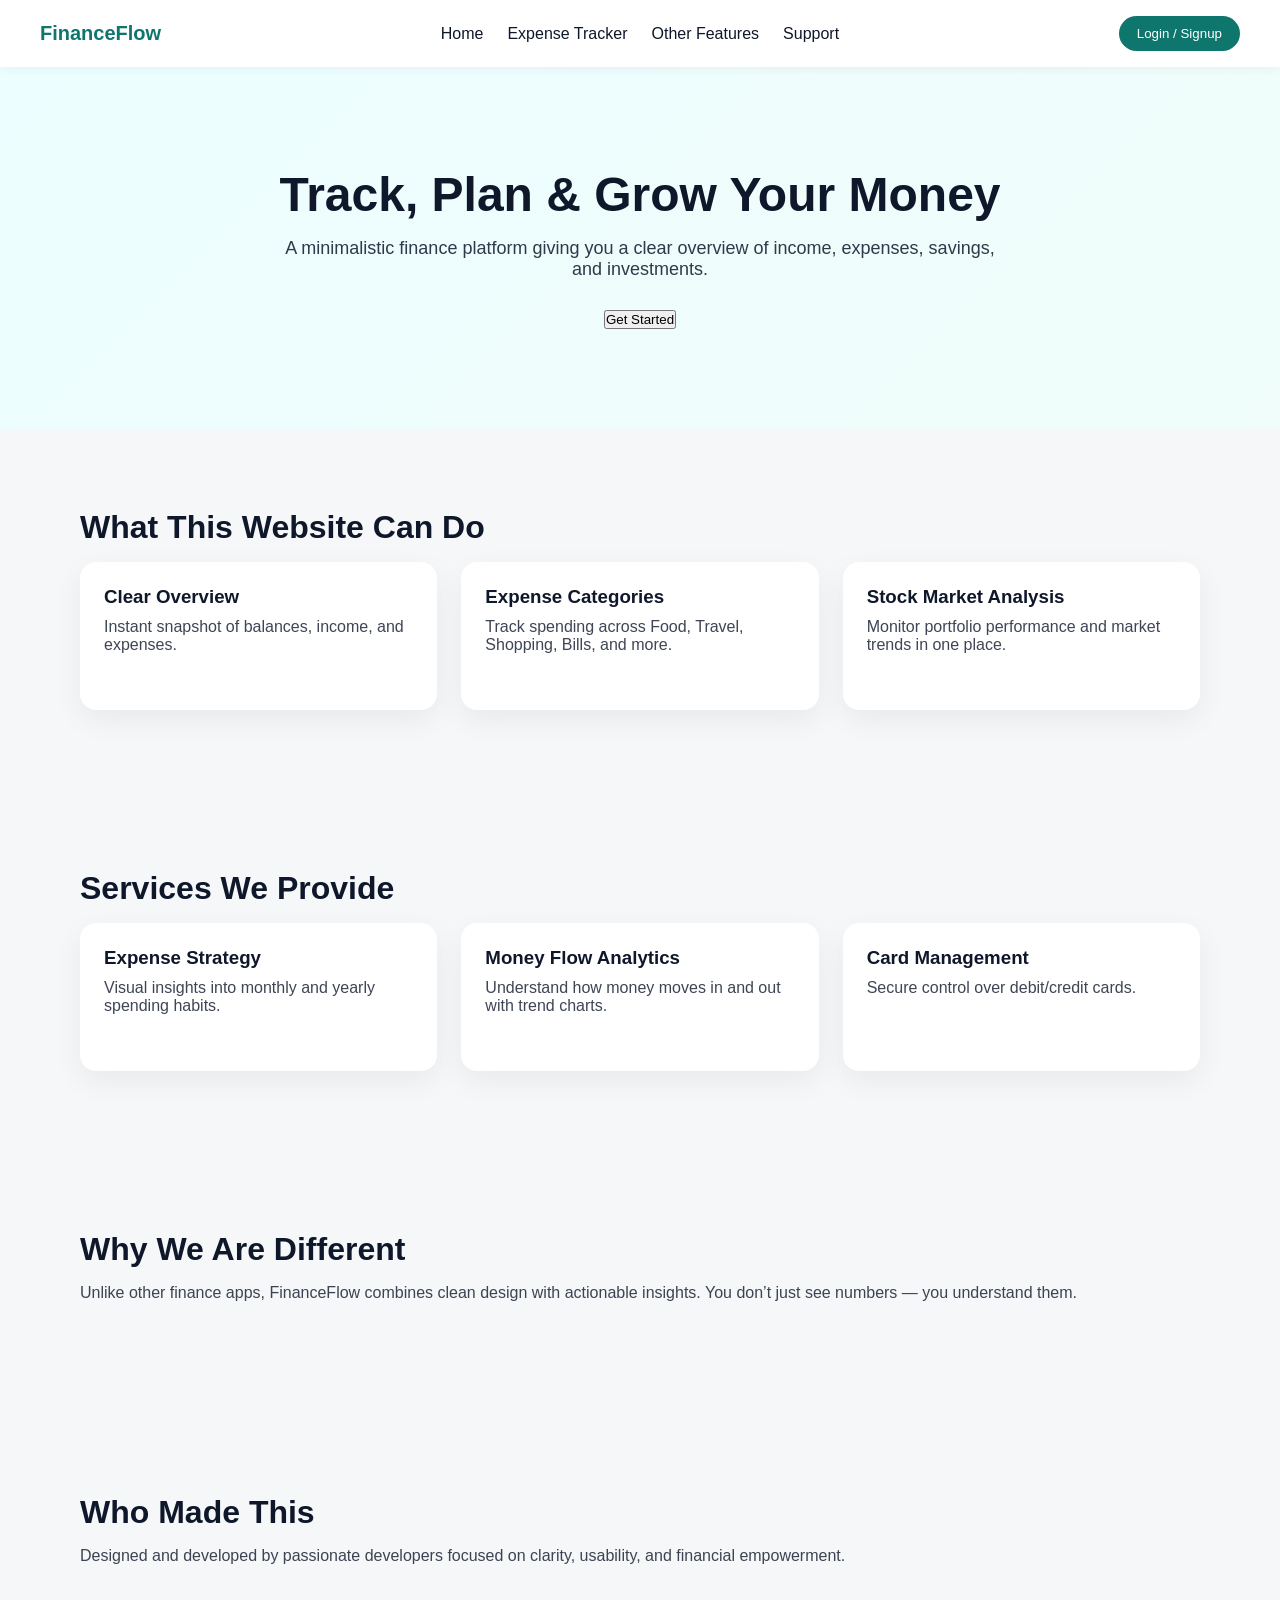
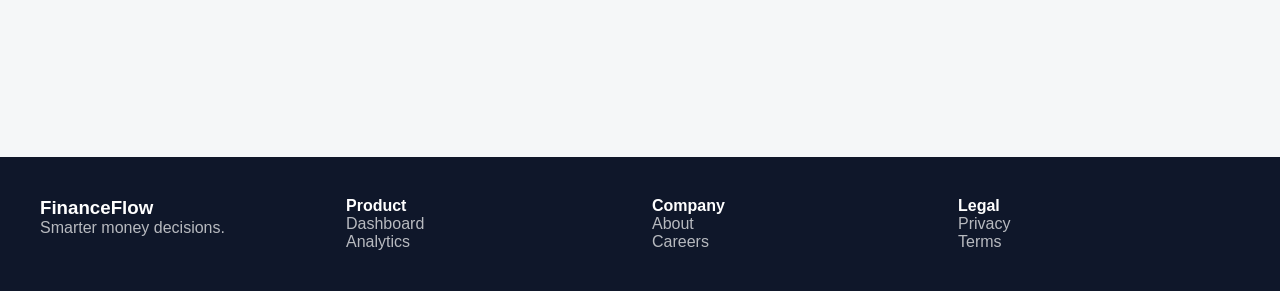
<file: index.html>
<!DOCTYPE html>
<html lang="en">

<head>
  <meta charset="UTF-8" />
  <meta name="viewport" content="width=device-width, initial-scale=1.0" />
  <title>FinanceFlow</title>
  <style>
    * {
      margin: 0;
      padding: 0;
      box-sizing: border-box;
      font-family: Inter, Arial, sans-serif;
    }

    body {
      background: #f5f7f8;
      color: #0f172a;
    }

    a {
      text-decoration: none;
      color: inherit;
    }

    /* Navbar */
    nav {
      display: flex;
      justify-content: space-between;
      align-items: center;
      padding: 16px 40px;
      background: #ffffff;
      box-shadow: 0 2px 10px rgba(0, 0, 0, 0.05);
      position: sticky;
      top: 0;
      z-index: 10;
    }

    nav .logo {
      font-weight: 700;
      font-size: 20px;
      color: #0f766e;
    }

    nav ul {
      display: flex;
      gap: 24px;
      list-style: none;
    }

    nav ul li {
      cursor: pointer;
      font-weight: 500;
    }

    nav button {
      padding: 10px 18px;
      border: none;
      border-radius: 20px;
      background: #0f766e;
      color: #fff;
      cursor: pointer;
    }

    /* Hero */
    .hero {
      padding: 100px 40px;
      text-align: center;
      background: linear-gradient(135deg, #ecfeff, #f0fdfa);
    }

    .hero h1 {
      font-size: 48px;
      margin-bottom: 16px;
    }

    .hero p {
      font-size: 18px;
      max-width: 720px;
      margin: auto;
      opacity: 0.85;
    }

    .hero .cta {
      margin-top: 30px;
    }

    /* Sections */
    section {
      padding: 80px 40px;
      max-width: 1200px;
      margin: auto;
    }

    section h2 {
      font-size: 32px;
      margin-bottom: 16px;
    }

    section p {
      opacity: 0.8;
      margin-bottom: 32px;
    }

    .grid {
      display: grid;
      grid-template-columns: repeat(auto-fit, minmax(260px, 1fr));
      gap: 24px;
    }

    .card {
      background: #fff;
      padding: 24px;
      border-radius: 16px;
      box-shadow: 0 10px 30px rgba(0, 0, 0, 0.06);
    }

    .card h3 {
      margin-bottom: 10px;
    }

    /* Auth */
    .auth {
      max-width: 420px;
      margin: 80px auto;
      background: #fff;
      padding: 32px;
      border-radius: 20px;
      box-shadow: 0 10px 40px rgba(0, 0, 0, 0.08);
    }

    .auth h2 {
      text-align: center;
      margin-bottom: 20px;
    }

    .auth input {
      width: 100%;
      padding: 12px;
      margin-bottom: 14px;
      border-radius: 10px;
      border: 1px solid #ddd;
    }

    .auth button {
      width: 100%;
      padding: 12px;
      border: none;
      border-radius: 12px;
      background: #0f766e;
      color: #fff;
    }

    .toggle {
      text-align: center;
      margin-top: 16px;
      cursor: pointer;
      color: #0f766e;
    }

    /* Footer */
    footer {
      background: #0f172a;
      color: #fff;
      padding: 40px;
      margin-top: 80px;
    }

    footer .footer-grid {
      display: grid;
      grid-template-columns: repeat(auto-fit, minmax(200px, 1fr));
      gap: 24px;
    }

    footer p {
      opacity: 0.7;
    }
  </style>
</head>

<body>

<nav>
    <div class="logo">FinanceFlow</div>
    <ul>
      <li><a href="index.html">Home</a></li>
      <li><a href="expense-tracker.html">Expense Tracker</a></li>
      <li><a href="features.html">Other Features</a></li>
      <li><a href="support.html">Support</a></li>
    </ul>
    <button onclick="location.href='auth.html'">Login / Signup</button>
  </nav>

  <!-- Hero Section -->
  <div class="hero">
    <h1>Track, Plan & Grow Your Money</h1>
    <p>A minimalistic finance platform giving you a clear overview of income, expenses, savings, and investments.</p>
    <div class="cta"><button onclick="location.href='auth.html'">Get Started</button></div>
  </div>

    <section>
      <h2>What This Website Can Do</h2>
      <div class="grid">
        <div class="card">
          <h3>Clear Overview</h3>
          <p>Instant snapshot of balances, income, and expenses.</p>
        </div>
        <div class="card">
          <h3>Expense Categories</h3>
          <p>Track spending across Food, Travel, Shopping, Bills, and more.</p>
        </div>
        <div class="card">
          <h3>Stock Market Analysis</h3>
          <p>Monitor portfolio performance and market trends in one place.</p>
        </div>
      </div>
    </section>

    <section>
      <h2>Services We Provide</h2>
      <div class="grid">
        <div class="card">
          <h3>Expense Strategy</h3>
          <p>Visual insights into monthly and yearly spending habits.</p>
        </div>
        <div class="card">
          <h3>Money Flow Analytics</h3>
          <p>Understand how money moves in and out with trend charts.</p>
        </div>
        <div class="card">
          <h3>Card Management</h3>
          <p>Secure control over debit/credit cards.</p>
        </div>
      </div>
    </section>

    <section>
      <h2>Why We Are Different</h2>
      <p>Unlike other finance apps, FinanceFlow combines clean design with actionable insights. You don’t just see
        numbers — you understand them.</p>
    </section>

    <section>
      <h2>Who Made This</h2>
      <p>Designed and developed by passionate developers focused on clarity, usability, and financial empowerment.</p>
    </section>
  </div>

  <!-- Auth -->
  <div id="auth" style="display:none">
    <div class="auth">
      <h2 id="authTitle">Login</h2>
      <input placeholder="Email" />
      <input placeholder="Password" type="password" />
      <button>Continue</button>
      <div class="toggle" onclick="toggleAuth()">Don't have an account? Sign up</div>
    </div>
  </div>

  <!-- Placeholder Pages -->
  <div id="dashboard" style="display:none">
    <section>
      <h2>Dashboard</h2>
      <p>Main finance dashboard (as shown in design).</p>
    </section>
  </div>
  <div id="transactions" style="display:none">
    <section>
      <h2>Transactions</h2>
      <p>All income & expense history.</p>
    </section>
  </div>
  <div id="payments" style="display:none">
    <section>
      <h2>Payments</h2>
      <p>Send, receive, and manage payments.</p>
    </section>
  </div>
  <div id="support" style="display:none">
    <section>
      <h2>Support</h2>
      <p>Help center & contact support.</p>
    </section>
  </div>

  <!-- Footer -->
  <footer>
    <div class="footer-grid">
      <div>
        <h3>FinanceFlow</h3>
        <p>Smarter money decisions.</p>
      </div>
      <div>
        <h4>Product</h4>
        <p>Dashboard</p>
        <p>Analytics</p>
      </div>
      <div>
        <h4>Company</h4>
        <p>About</p>
        <p>Careers</p>
      </div>
      <div>
        <h4>Legal</h4>
        <p>Privacy</p>
        <p>Terms</p>
      </div>
    </div>
  </footer>

  <script>
    function showPage(id) {
      document.querySelectorAll('body > div').forEach(d => d.style.display = 'none');
      document.getElementById(id).style.display = 'block';
      window.scrollTo(0, 0);
    }

    let isLogin = true;
    function toggleAuth() {
      isLogin = !isLogin;
      document.getElementById('authTitle').innerText = isLogin ? 'Login' : 'Sign Up';
      document.querySelector('.toggle').innerText = isLogin ? "Don't have an account? Sign up" : 'Already have an account? Login';
    }
  </script>
</body>

</html>
</file>
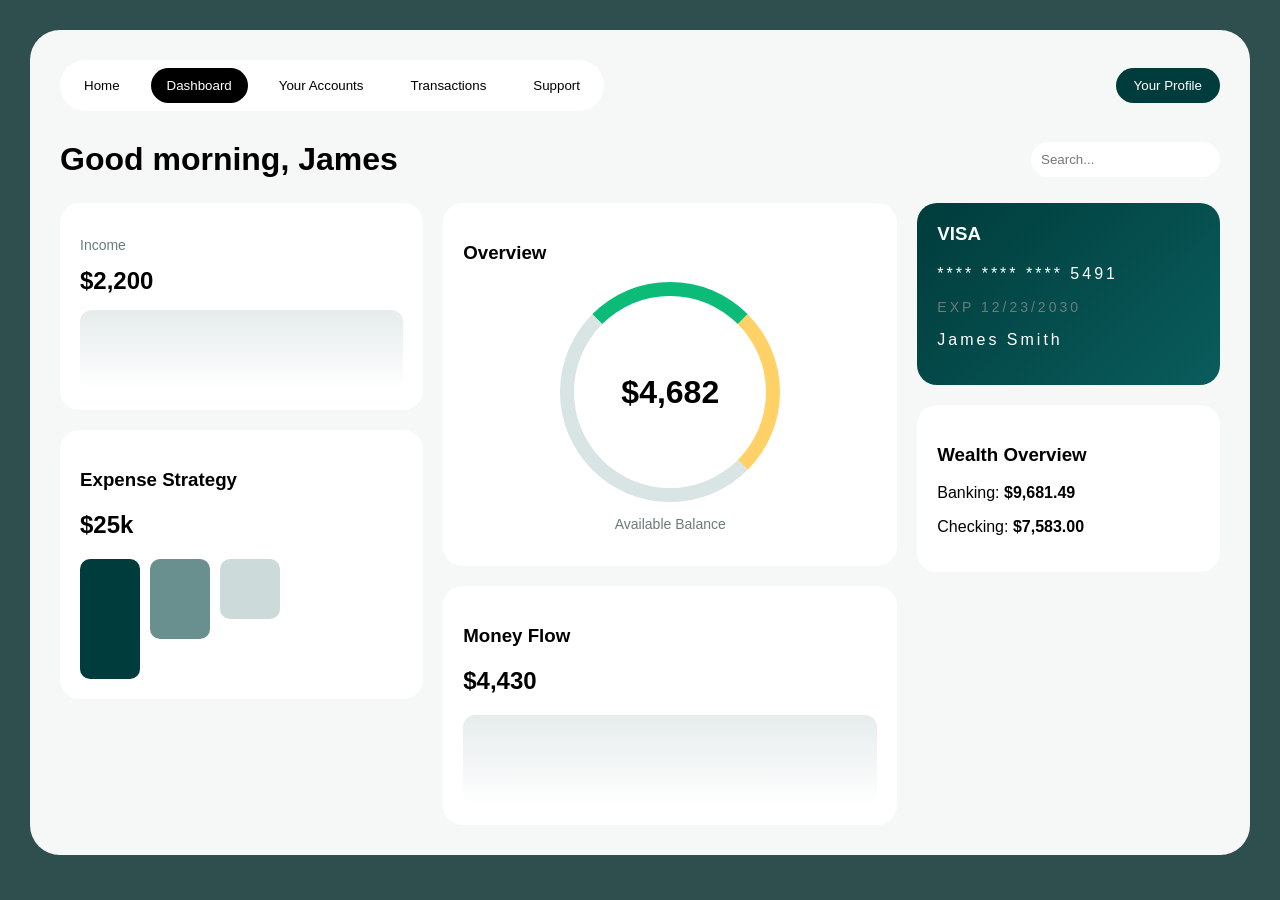
<file: dashboard.html>
<!DOCTYPE html>
<html lang="en">
<head>
<meta charset="UTF-8" />
<title>Finance Dashboard</title>
<style>
* {
  box-sizing: border-box;
  font-family: "Segoe UI", sans-serif;
}

body {
  margin: 0;
  background: #2f4f4f;
  padding: 30px;
}

.dashboard {
  background: #f6f8f8;
  border-radius: 30px;
  padding: 30px;
}

/* NAVBAR */
.navbar {
  display: flex;
  justify-content: space-between;
  align-items: center;
}

.nav-left {
  display: flex;
  gap: 15px;
  background: white;
  padding: 8px;
  border-radius: 40px;
}

.nav-left button {
  border: none;
  background: none;
  padding: 10px 16px;
  border-radius: 30px;
  cursor: pointer;
}

.nav-left .active {
  background: black;
  color: white;
}

.nav-right button {
  background: #003c3c;
  color: white;
  border: none;
  padding: 10px 18px;
  border-radius: 20px;
}

/* HEADER */
.header {
  margin-top: 30px;
  display: flex;
  justify-content: space-between;
  align-items: center;
}

.header h1 {
  margin: 0;
}

/* GRID */
.grid {
  display: grid;
  grid-template-columns: 1.2fr 1.5fr 1fr;
  gap: 20px;
  margin-top: 25px;
}

.card {
  background: white;
  border-radius: 20px;
  padding: 20px;
}

/* INCOME */
.income h2 {
  margin: 0;
}

.chart {
  height: 80px;
  background: linear-gradient(180deg,#e6ecec,#fff);
  border-radius: 12px;
  margin-top: 15px;
}

/* CIRCLE */
.circle {
  width: 220px;
  height: 220px;
  border-radius: 50%;
  border: 14px solid #d9e4e4;
  border-top-color: #0dbb78;
  border-right-color: #ffd166;
  display: flex;
  align-items: center;
  justify-content: center;
  margin: auto;
}

.circle h1 {
  margin: 0;
}

/* EXPENSE */
.bar {
  display: flex;
  gap: 10px;
  margin-top: 20px;
}

.bar div {
  width: 60px;
  border-radius: 10px;
}

.bar .b1 {height:120px;background:#003c3c;}
.bar .b2 {height:80px;background:#6a8f8f;}
.bar .b3 {height:60px;background:#cddada;}

/* CARD */
.credit-card {
  background: linear-gradient(135deg,#003c3c,#0a5c5c);
  color: white;
  border-radius: 20px;
  padding: 20px;
}

.credit-card h3 {
  margin: 0 0 20px 0;
}

.credit-card p {
  letter-spacing: 3px;
}

/* MONEY FLOW */
.flow {
  height: 90px;
  background: linear-gradient(180deg,#e6ecec,#fff);
  border-radius: 12px;
  margin-top: 10px;
}

/* TEXT MUTED */
.muted {
  color: #6b7c7c;
  font-size: 14px;
}
</style>
</head>

<body>

<div class="dashboard">

  <!-- NAVBAR -->
  <div class="navbar">
    <div class="nav-left">
      <button>Home</button>
      <button class="active">Dashboard</button>
      <button>Your Accounts</button>
      <button>Transactions</button>
      <button>Support</button>
    </div>
    <div class="nav-right">
      <button>Your Profile</button>
    </div>
  </div>

  <!-- HEADER -->
  <div class="header">
    <h1>Good morning, James</h1>
    <input type="search" placeholder="Search..." style="padding:10px;border-radius:20px;border:none;">
  </div>

  <!-- GRID -->
  <div class="grid">

    <!-- LEFT -->
    <div>
      <div class="card income">
        <p class="muted">Income</p>
        <h2>$2,200</h2>
        <div class="chart"></div>
      </div>

      <div class="card" style="margin-top:20px;">
        <h3>Expense Strategy</h3>
        <h2>$25k</h2>
        <div class="bar">
          <div class="b1"></div>
          <div class="b2"></div>
          <div class="b3"></div>
        </div>
      </div>
    </div>

    <!-- CENTER -->
    <div>
      <div class="card">
        <h3>Overview</h3>
        <div class="circle">
          <h1>$4,682</h1>
        </div>
        <p class="muted" style="text-align:center;">Available Balance</p>
      </div>

      <div class="card" style="margin-top:20px;">
        <h3>Money Flow</h3>
        <h2>$4,430</h2>
        <div class="flow"></div>
      </div>
    </div>

    <!-- RIGHT -->
    <div>
      <div class="card credit-card">
        <h3>VISA</h3>
        <p>**** **** **** 5491</p>
        <p class="muted">EXP 12/23/2030</p>
        <p>James Smith</p>
      </div>

      <div class="card" style="margin-top:20px;">
        <h3>Wealth Overview</h3>
        <p>Banking: <strong>$9,681.49</strong></p>
        <p>Checking: <strong>$7,583.00</strong></p>
      </div>
    </div>

  </div>
</div>

</body>
</html>
</file>
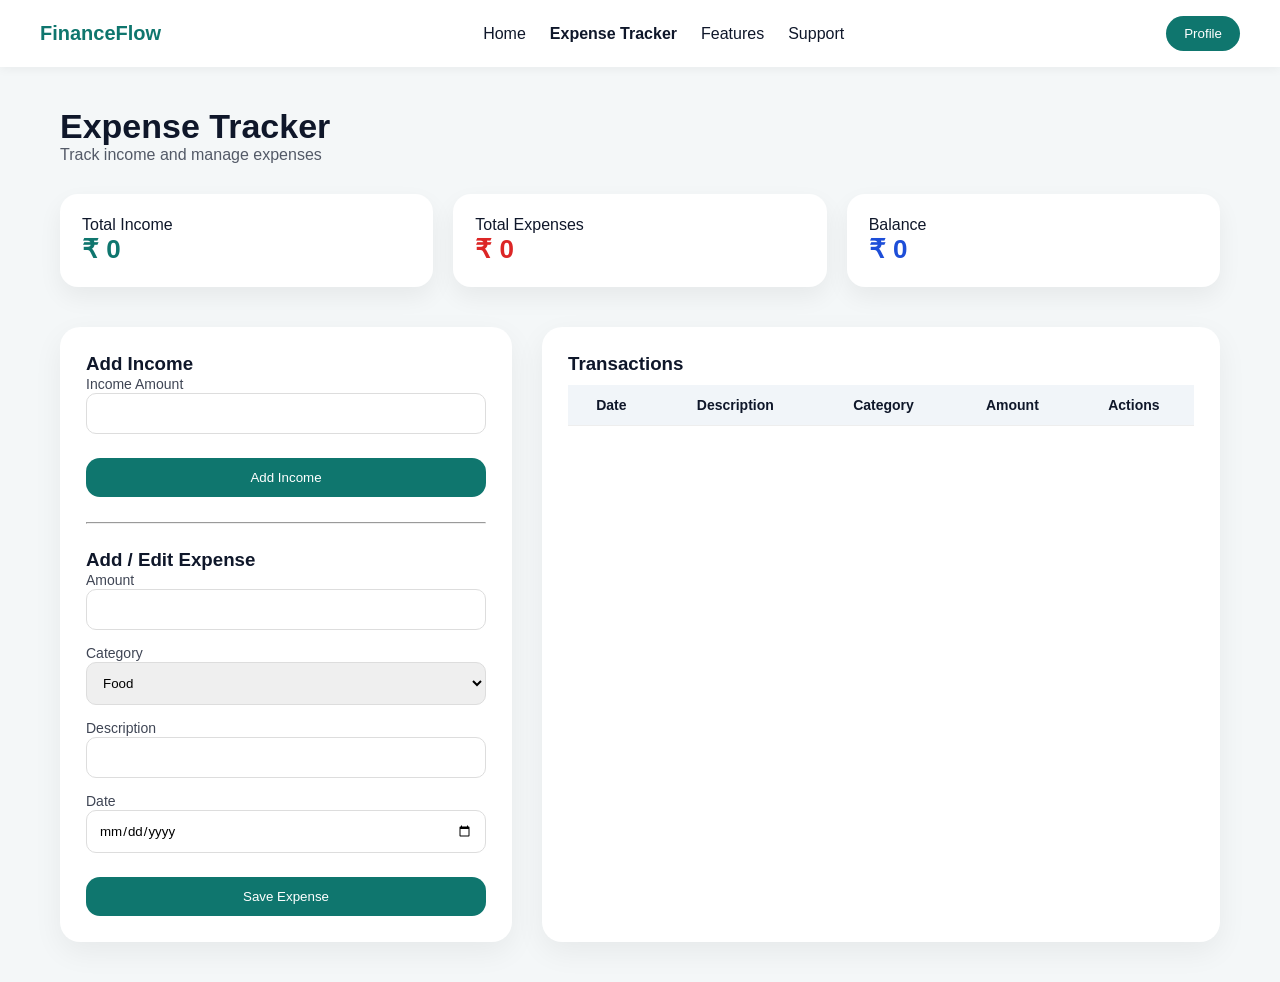
<file: finance_project/api/templates/api/expense-tracker.html>
<!DOCTYPE html>
<html lang="en">
<head>
  <meta charset="UTF-8" />
  <meta name="viewport" content="width=device-width, initial-scale=1.0"/>
  <title>Expense Tracker | FinanceFlow</title>

  <style>
    * {
      margin: 0;
      padding: 0;
      box-sizing: border-box;
      font-family: Inter, Arial, sans-serif;
    }

    body {
      background: #f4f7f8;
      color: #0f172a;
    }

    a { text-decoration: none; color: inherit; }

    nav {
      display: flex;
      justify-content: space-between;
      align-items: center;
      padding: 16px 40px;
      background: #fff;
      box-shadow: 0 2px 10px rgba(0,0,0,0.05);
      position: sticky;
      top: 0;
    }

    nav .logo {
      font-weight: 700;
      font-size: 20px;
      color: #0f766e;
    }

    nav ul {
      display: flex;
      gap: 24px;
      list-style: none;
    }

    nav button {
      padding: 10px 18px;
      border: none;
      border-radius: 20px;
      background: #0f766e;
      color: #fff;
      cursor: pointer;
    }

    .container {
      max-width: 1200px;
      margin: 40px auto;
      padding: 0 20px;
    }

    h1 { font-size: 34px; }
    .subtitle { opacity: 0.7; margin-bottom: 30px; }

    .summary {
      display: grid;
      grid-template-columns: repeat(auto-fit, minmax(220px, 1fr));
      gap: 20px;
      margin-bottom: 40px;
    }

    .summary-card {
      background: #fff;
      padding: 22px;
      border-radius: 18px;
      box-shadow: 0 10px 25px rgba(0,0,0,0.06);
    }

    .summary-card h2 { font-size: 26px; }
    .income { color: #0f766e; }
    .expense { color: #dc2626; }
    .balance { color: #1d4ed8; }

    .grid {
      display: grid;
      grid-template-columns: 1fr 1.5fr;
      gap: 30px;
    }

    .card {
      background: #fff;
      padding: 26px;
      border-radius: 20px;
      box-shadow: 0 10px 30px rgba(0,0,0,0.06);
    }

    .form-group { margin-bottom: 14px; }
    label { font-size: 14px; opacity: 0.8; }

    input, select {
      width: 100%;
      padding: 12px;
      border-radius: 10px;
      border: 1px solid #ddd;
    }

    button.primary {
      width: 100%;
      padding: 12px;
      border: none;
      border-radius: 14px;
      background: #0f766e;
      color: white;
      cursor: pointer;
      margin-top: 10px;
    }

    table {
      width: 100%;
      border-collapse: collapse;
      margin-top: 10px;
    }

    th, td {
      padding: 12px;
      font-size: 14px;
      border-bottom: 1px solid #eee;
    }

    th { background: #f1f5f9; }

    .actions button {
      border: none;
      background: none;
      cursor: pointer;
      font-size: 14px;
      margin-right: 6px;
    }

    .edit { color: #2563eb; }
    .delete { color: #dc2626; }

    @media (max-width: 900px) {
      .grid { grid-template-columns: 1fr; }
    }
  </style>
</head>

<body>

<nav>
  <div class="logo">FinanceFlow</div>
  <ul>
    <li><a href="index.html">Home</a></li>
    <li><strong>Expense Tracker</strong></li>
    <li><a href="features.html">Features</a></li>
    <li><a href="support.html">Support</a></li>
  </ul>
  <button onclick="location.href='auth.html'">Profile</button>
</nav>

<div class="container">
  <h1>Expense Tracker</h1>
  <p class="subtitle">Track income and manage expenses</p>

  <div class="summary">
    <div class="summary-card">
      <p>Total Income</p>
      <h2 class="income" id="totalIncome">₹ 0</h2>
    </div>
    <div class="summary-card">
      <p>Total Expenses</p>
      <h2 class="expense" id="totalExpense">₹ 0</h2>
    </div>
    <div class="summary-card">
      <p>Balance</p>
      <h2 class="balance" id="balance">₹ 0</h2>
    </div>
  </div>

  <div class="grid">
    <!-- LEFT -->
    <div class="card">
      <h3>Add Income</h3>
      <div class="form-group">
        <label>Income Amount</label>
        <input type="number" id="incomeInput" />
      </div>
      <button class="primary" onclick="addIncome()">Add Income</button>

      <hr style="margin:25px 0">

      <h3>Add / Edit Expense</h3>
      <form id="expenseForm">
        <input type="hidden" id="editIndex">

        <div class="form-group">
          <label>Amount</label>
          <input type="number" id="amount" required />
        </div>

        <div class="form-group">
          <label>Category</label>
          <select id="category" required>
            <option>Food</option>
            <option>Travel</option>
            <option>Shopping</option>
            <option>Bills</option>
            <option>Other</option>
          </select>
        </div>

        <div class="form-group">
          <label>Description</label>
          <input type="text" id="description" />
        </div>

        <div class="form-group">
          <label>Date</label>
          <input type="date" id="date" required />
        </div>

        <button class="primary" type="submit">Save Expense</button>
      </form>
    </div>

    <!-- RIGHT -->
    <div class="card">
      <h3>Transactions</h3>
      <table>
        <thead>
          <tr>
            <th>Date</th>
            <th>Description</th>
            <th>Category</th>
            <th>Amount</th>
            <th>Actions</th>
          </tr>
        </thead>
        <tbody id="tableBody"></tbody>
      </table>
    </div>
  </div>
</div>

<script>
  let income = Number(localStorage.getItem("income")) || 0;
  let expenses = JSON.parse(localStorage.getItem("expenses")) || [];

  const incomeEl = document.getElementById("totalIncome");
  const expenseEl = document.getElementById("totalExpense");
  const balanceEl = document.getElementById("balance");
  const tableBody = document.getElementById("tableBody");

  function updateUI() {
    const totalExpense = expenses.reduce((s,e)=>s+e.amount,0);
    incomeEl.innerText = "₹ " + income;
    expenseEl.innerText = "₹ " + totalExpense;
    balanceEl.innerText = "₹ " + (income - totalExpense);

    tableBody.innerHTML = "";
    expenses.forEach((e,i)=>{
      tableBody.innerHTML += `
        <tr>
          <td>${e.date}</td>
          <td>${e.desc || "-"}</td>
          <td>${e.cat}</td>
          <td>₹ ${e.amount}</td>
          <td class="actions">
            <button class="edit" onclick="editExpense(${i})">✏️</button>
            <button class="delete" onclick="deleteExpense(${i})">❌</button>
          </td>
        </tr>`;
    });

    localStorage.setItem("income", income);
    localStorage.setItem("expenses", JSON.stringify(expenses));
  }

  function addIncome() {
    const val = Number(document.getElementById("incomeInput").value);
    if(val){
      income += val;
      document.getElementById("incomeInput").value = "";
      updateUI();
    }
  }

  document.getElementById("expenseForm").addEventListener("submit", e=>{
    e.preventDefault();
    const idx = document.getElementById("editIndex").value;
    const expense = {
      amount: Number(amount.value),
      cat: category.value,
      desc: description.value,
      date: date.value
    };

    if(idx === "") expenses.push(expense);
    else expenses[idx] = expense;

    e.target.reset();
    document.getElementById("editIndex").value = "";
    updateUI();
  });

  function editExpense(i){
    const e = expenses[i];
    amount.value = e.amount;
    category.value = e.cat;
    description.value = e.desc;
    date.value = e.date;
    editIndex.value = i;
  }

  function deleteExpense(i){
    expenses.splice(i,1);
    updateUI();
  }

  updateUI();
</script>

</body>
</html>
</file>
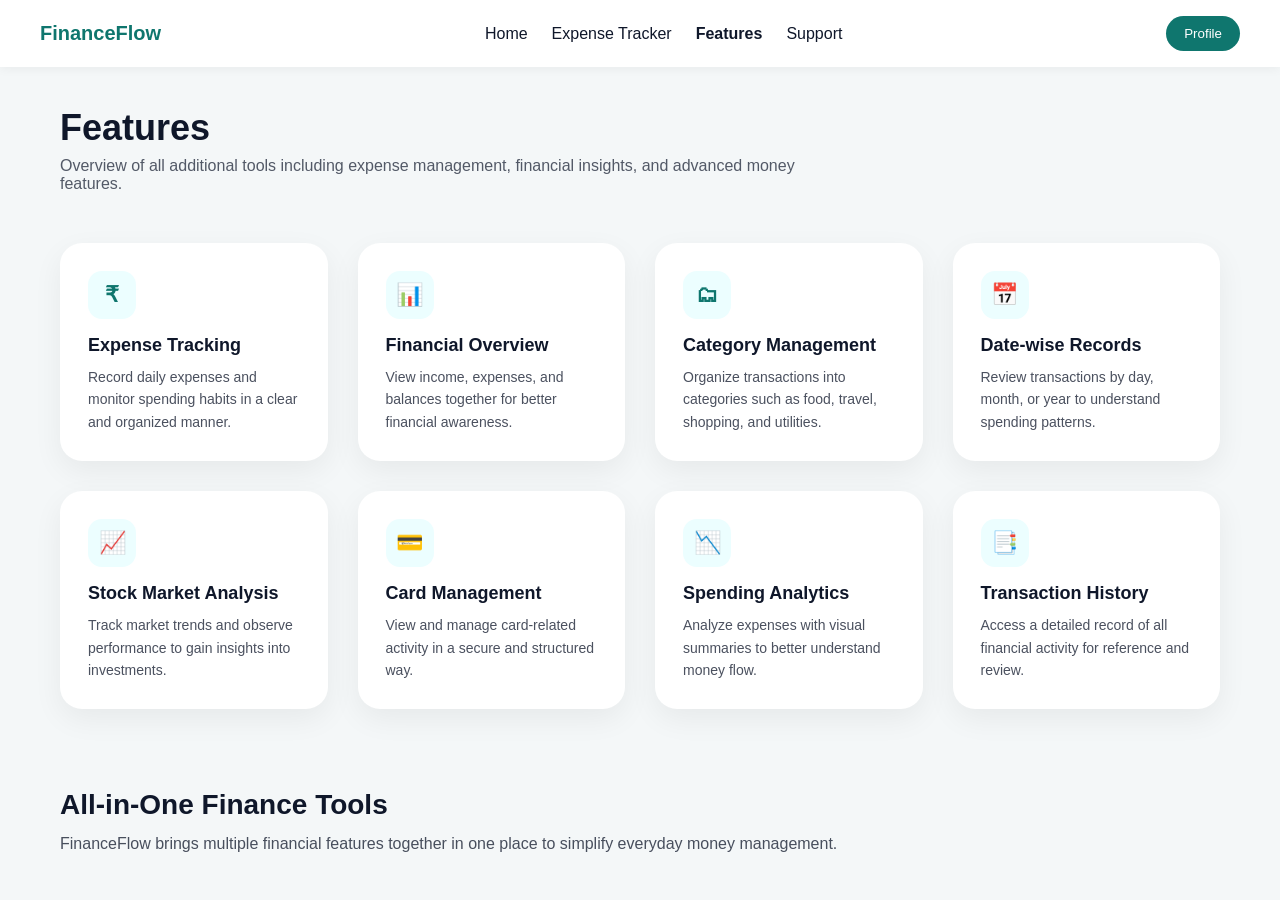
<file: finance_project/api/templates/api/features.html>
<!DOCTYPE html>
<html lang="en">
<head>
  <meta charset="UTF-8" />
  <meta name="viewport" content="width=device-width, initial-scale=1.0"/>
  <title>Features | FinanceFlow</title>

  <style>
    * {
      margin: 0;
      padding: 0;
      box-sizing: border-box;
      font-family: Inter, Arial, sans-serif;
    }

    body {
      background: #f4f7f8;
      color: #0f172a;
    }

    a {
      text-decoration: none;
      color: inherit;
    }

    /* NAVBAR */
    nav {
      display: flex;
      justify-content: space-between;
      align-items: center;
      padding: 16px 40px;
      background: #ffffff;
      box-shadow: 0 2px 10px rgba(0,0,0,0.05);
      position: sticky;
      top: 0;
      z-index: 10;
    }

    nav .logo {
      font-weight: 700;
      font-size: 20px;
      color: #0f766e;
    }

    nav ul {
      display: flex;
      gap: 24px;
      list-style: none;
    }

    nav button {
      padding: 10px 18px;
      border: none;
      border-radius: 20px;
      background: #0f766e;
      color: #fff;
      cursor: pointer;
    }

    /* PAGE */
    .container {
      max-width: 1200px;
      margin: 40px auto;
      padding: 0 20px;
    }

    h1 {
      font-size: 36px;
      margin-bottom: 8px;
    }

    .subtitle {
      opacity: 0.7;
      max-width: 800px;
      margin-bottom: 50px;
    }

    /* FEATURES */
    .features-grid {
      display: grid;
      grid-template-columns: repeat(auto-fit, minmax(260px, 1fr));
      gap: 30px;
    }

    .feature-card {
      background: #ffffff;
      padding: 28px;
      border-radius: 22px;
      box-shadow: 0 10px 30px rgba(0,0,0,0.06);
      transition: transform 0.2s ease, box-shadow 0.2s ease;
    }

    .feature-card:hover {
      transform: translateY(-4px);
      box-shadow: 0 16px 40px rgba(0,0,0,0.08);
    }

    .feature-icon {
      width: 48px;
      height: 48px;
      border-radius: 14px;
      background: #ecfeff;
      display: flex;
      align-items: center;
      justify-content: center;
      color: #0f766e;
      font-size: 22px;
      margin-bottom: 16px;
      font-weight: bold;
    }

    .feature-card h3 {
      margin-bottom: 10px;
      font-size: 18px;
    }

    .feature-card p {
      opacity: 0.75;
      line-height: 1.6;
      font-size: 14px;
    }

    /* SECTION */
    .section {
      margin-top: 80px;
    }

    .section h2 {
      font-size: 28px;
      margin-bottom: 14px;
    }

    .section p {
      opacity: 0.75;
      max-width: 900px;
    }

    /* RESPONSIVE */
    @media (max-width: 768px) {
      h1 {
        font-size: 30px;
      }
    }
  </style>
</head>

<body>

  <!-- NAVBAR -->
  <nav>
    <div class="logo">FinanceFlow</div>
    <ul>
      <li><a href="index.html">Home</a></li>
      <li><a href="expense-tracker.html">Expense Tracker</a></li>
      <li><a href="features.html"><strong>Features</strong></a></li>
      <li><a href="support.html">Support</a></li>
    </ul>
    <button onclick="location.href='auth.html'">Profile</button>
  </nav>

  <!-- CONTENT -->
  <div class="container">
    <h1>Features</h1>
    <p class="subtitle">
      Overview of all additional tools including expense management,
      financial insights, and advanced money features.
    </p>

    <div class="features-grid">

      <!-- CORE FEATURES -->
      <div class="feature-card">
        <div class="feature-icon">₹</div>
        <h3>Expense Tracking</h3>
        <p>
          Record daily expenses and monitor spending habits
          in a clear and organized manner.
        </p>
      </div>

      <div class="feature-card">
        <div class="feature-icon">📊</div>
        <h3>Financial Overview</h3>
        <p>
          View income, expenses, and balances together
          for better financial awareness.
        </p>
      </div>

      <div class="feature-card">
        <div class="feature-icon">🗂</div>
        <h3>Category Management</h3>
        <p>
          Organize transactions into categories such as food,
          travel, shopping, and utilities.
        </p>
      </div>

      <div class="feature-card">
        <div class="feature-icon">📅</div>
        <h3>Date-wise Records</h3>
        <p>
          Review transactions by day, month, or year
          to understand spending patterns.
        </p>
      </div>

      <!-- ADDITIONAL TOOLS -->
      <div class="feature-card">
        <div class="feature-icon">📈</div>
        <h3>Stock Market Analysis</h3>
        <p>
          Track market trends and observe performance
          to gain insights into investments.
        </p>
      </div>

      <div class="feature-card">
        <div class="feature-icon">💳</div>
        <h3>Card Management</h3>
        <p>
          View and manage card-related activity
          in a secure and structured way.
        </p>
      </div>

      <div class="feature-card">
        <div class="feature-icon">📉</div>
        <h3>Spending Analytics</h3>
        <p>
          Analyze expenses with visual summaries
          to better understand money flow.
        </p>
      </div>

      <div class="feature-card">
        <div class="feature-icon">📑</div>
        <h3>Transaction History</h3>
        <p>
          Access a detailed record of all financial
          activity for reference and review.
        </p>
      </div>

    </div>

    <div class="section">
      <h2>All-in-One Finance Tools</h2>
      <p>
        FinanceFlow brings multiple financial features together
        in one place to simplify everyday money management.
      </p>
    </div>

  </div>

</body>
</html>
</file>
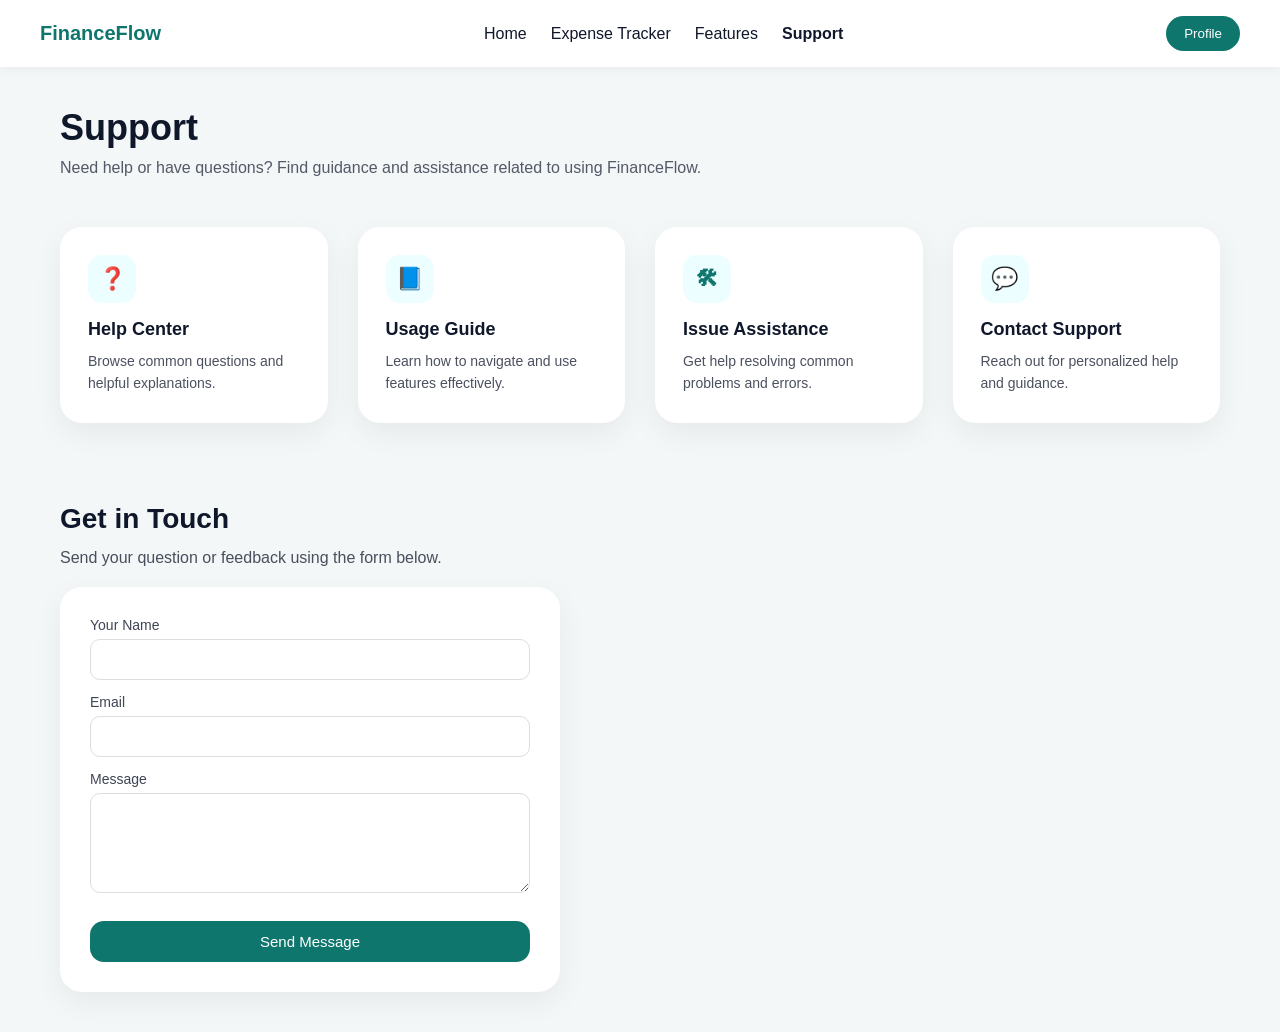
<file: finance_project/api/templates/api/support.html>
<!DOCTYPE html>
<html lang="en">
<head>
  <meta charset="UTF-8" />
  <meta name="viewport" content="width=device-width, initial-scale=1.0"/>
  <title>Support | FinanceFlow</title>

  <style>
    * {
      margin: 0;
      padding: 0;
      box-sizing: border-box;
      font-family: Inter, Arial, sans-serif;
    }

    body {
      background: #f4f7f8;
      color: #0f172a;
    }

    a {
      text-decoration: none;
      color: inherit;
    }

    /* NAVBAR */
    nav {
      display: flex;
      justify-content: space-between;
      align-items: center;
      padding: 16px 40px;
      background: #ffffff;
      box-shadow: 0 2px 10px rgba(0,0,0,0.05);
      position: sticky;
      top: 0;
      z-index: 10;
    }

    nav .logo {
      font-weight: 700;
      font-size: 20px;
      color: #0f766e;
    }

    nav ul {
      display: flex;
      gap: 24px;
      list-style: none;
    }

    nav button {
      padding: 10px 18px;
      border: none;
      border-radius: 20px;
      background: #0f766e;
      color: #fff;
      cursor: pointer;
    }

    /* PAGE */
    .container {
      max-width: 1200px;
      margin: 40px auto;
      padding: 0 20px;
    }

    h1 {
      font-size: 36px;
      margin-bottom: 10px;
    }

    .subtitle {
      opacity: 0.7;
      max-width: 750px;
      margin-bottom: 50px;
    }

    /* SUPPORT GRID */
    .support-grid {
      display: grid;
      grid-template-columns: repeat(auto-fit, minmax(260px, 1fr));
      gap: 30px;
    }

    .support-card {
      background: #ffffff;
      padding: 28px;
      border-radius: 22px;
      box-shadow: 0 10px 30px rgba(0,0,0,0.06);
      transition: transform 0.2s ease, box-shadow 0.2s ease;
    }

    .support-card:hover {
      transform: translateY(-4px);
      box-shadow: 0 16px 40px rgba(0,0,0,0.08);
    }

    .support-icon {
      width: 48px;
      height: 48px;
      border-radius: 14px;
      background: #ecfeff;
      display: flex;
      align-items: center;
      justify-content: center;
      color: #0f766e;
      font-size: 22px;
      margin-bottom: 16px;
      font-weight: bold;
    }

    .support-card h3 {
      margin-bottom: 10px;
      font-size: 18px;
    }

    .support-card p {
      opacity: 0.75;
      line-height: 1.6;
      font-size: 14px;
    }

    /* CONTACT SECTION */
    .section {
      margin-top: 80px;
    }

    .section h2 {
      font-size: 28px;
      margin-bottom: 14px;
    }

    .section p {
      opacity: 0.75;
      max-width: 850px;
      margin-bottom: 20px;
    }

    /* FORM */
    .support-form {
      max-width: 500px;
      background: #ffffff;
      padding: 30px;
      border-radius: 22px;
      box-shadow: 0 10px 30px rgba(0,0,0,0.06);
    }

    .form-group {
      margin-bottom: 14px;
    }

    .form-group label {
      display: block;
      font-size: 14px;
      margin-bottom: 6px;
      opacity: 0.8;
    }

    .form-group input,
    .form-group textarea {
      width: 100%;
      padding: 12px;
      border-radius: 10px;
      border: 1px solid #ddd;
    }

    textarea {
      resize: vertical;
      min-height: 100px;
    }

    .support-form button {
      width: 100%;
      padding: 12px;
      border: none;
      border-radius: 14px;
      background: #0f766e;
      color: #fff;
      font-size: 15px;
      cursor: pointer;
      margin-top: 10px;
    }

    .success {
      margin-top: 15px;
      color: #0f766e;
      font-weight: 500;
      display: none;
    }

    /* RESPONSIVE */
    @media (max-width: 768px) {
      h1 {
        font-size: 30px;
      }
    }
  </style>
</head>

<body>

  <!-- NAVBAR -->
  <nav>
    <div class="logo">FinanceFlow</div>
    <ul>
      <li><a href="index.html">Home</a></li>
      <li><a href="expense-tracker.html">Expense Tracker</a></li>
      <li><a href="features.html">Features</a></li>
      <li><a href="support.html"><strong>Support</strong></a></li>
    </ul>
    <button onclick="location.href='auth.html'">Profile</button>
  </nav>

  <!-- CONTENT -->
  <div class="container">
    <h1>Support</h1>
    <p class="subtitle">
      Need help or have questions? Find guidance and assistance
      related to using FinanceFlow.
    </p>

    <!-- SUPPORT OPTIONS -->
    <div class="support-grid">

      <div class="support-card">
        <div class="support-icon">❓</div>
        <h3>Help Center</h3>
        <p>Browse common questions and helpful explanations.</p>
      </div>

      <div class="support-card">
        <div class="support-icon">📘</div>
        <h3>Usage Guide</h3>
        <p>Learn how to navigate and use features effectively.</p>
      </div>

      <div class="support-card">
        <div class="support-icon">🛠</div>
        <h3>Issue Assistance</h3>
        <p>Get help resolving common problems and errors.</p>
      </div>

      <div class="support-card">
        <div class="support-icon">💬</div>
        <h3>Contact Support</h3>
        <p>Reach out for personalized help and guidance.</p>
      </div>

    </div>

    <!-- CONTACT FORM -->
    <div class="section">
      <h2>Get in Touch</h2>
      <p>Send your question or feedback using the form below.</p>

      <div class="support-form">
        <form id="supportForm">
          <div class="form-group">
            <label>Your Name</label>
            <input type="text" id="name" required />
          </div>

          <div class="form-group">
            <label>Email</label>
            <input type="email" id="email" required />
          </div>

          <div class="form-group">
            <label>Message</label>
            <textarea id="message" required></textarea>
          </div>

          <button type="submit">Send Message</button>

          <p class="success" id="successMsg">
            ✅ Message sent successfully
          </p>
        </form>
      </div>
    </div>

  </div>

  <!-- SCRIPT -->
  <script>
    const form = document.getElementById("supportForm");
    const successMsg = document.getElementById("successMsg");

    form.addEventListener("submit", function (e) {
      e.preventDefault();
      successMsg.style.display = "block";
      form.reset();

      setTimeout(() => {
        successMsg.style.display = "none";
      }, 3000);
    });
  </script>

</body>
</html>
</file>
